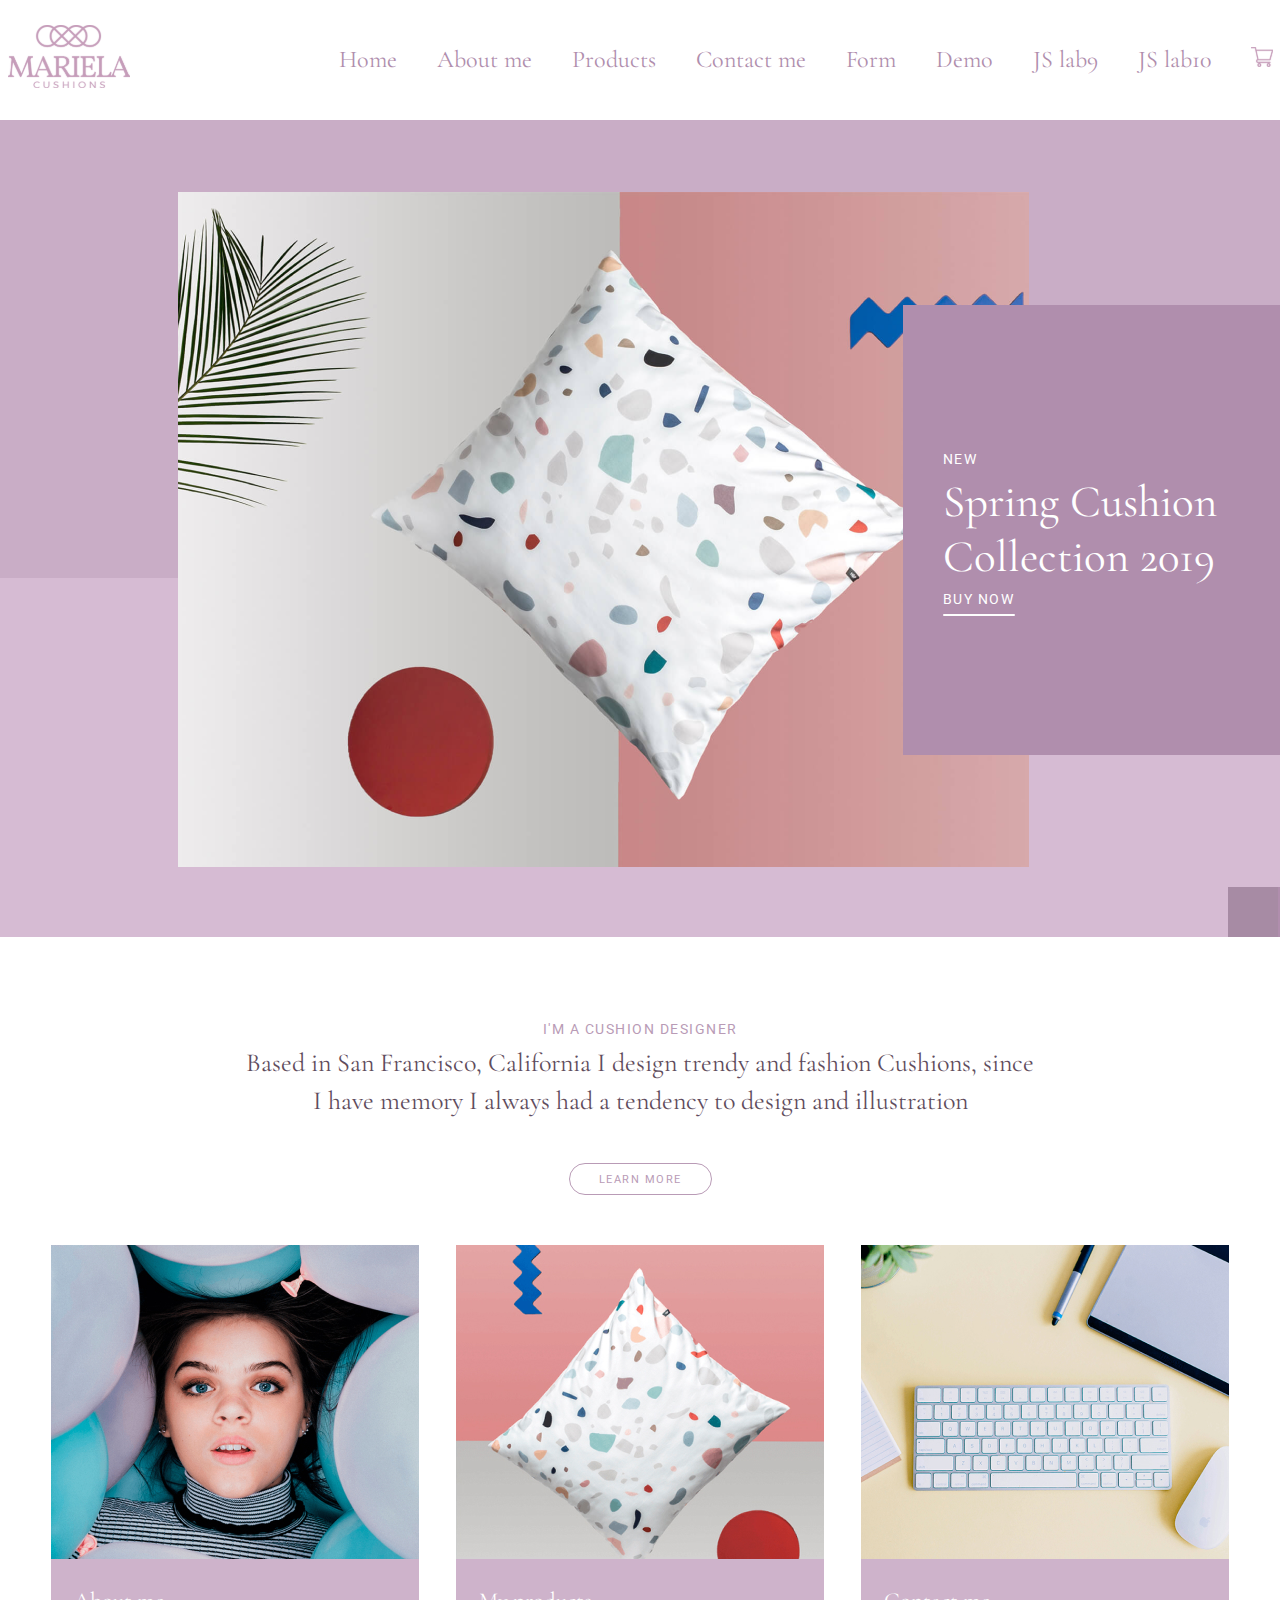
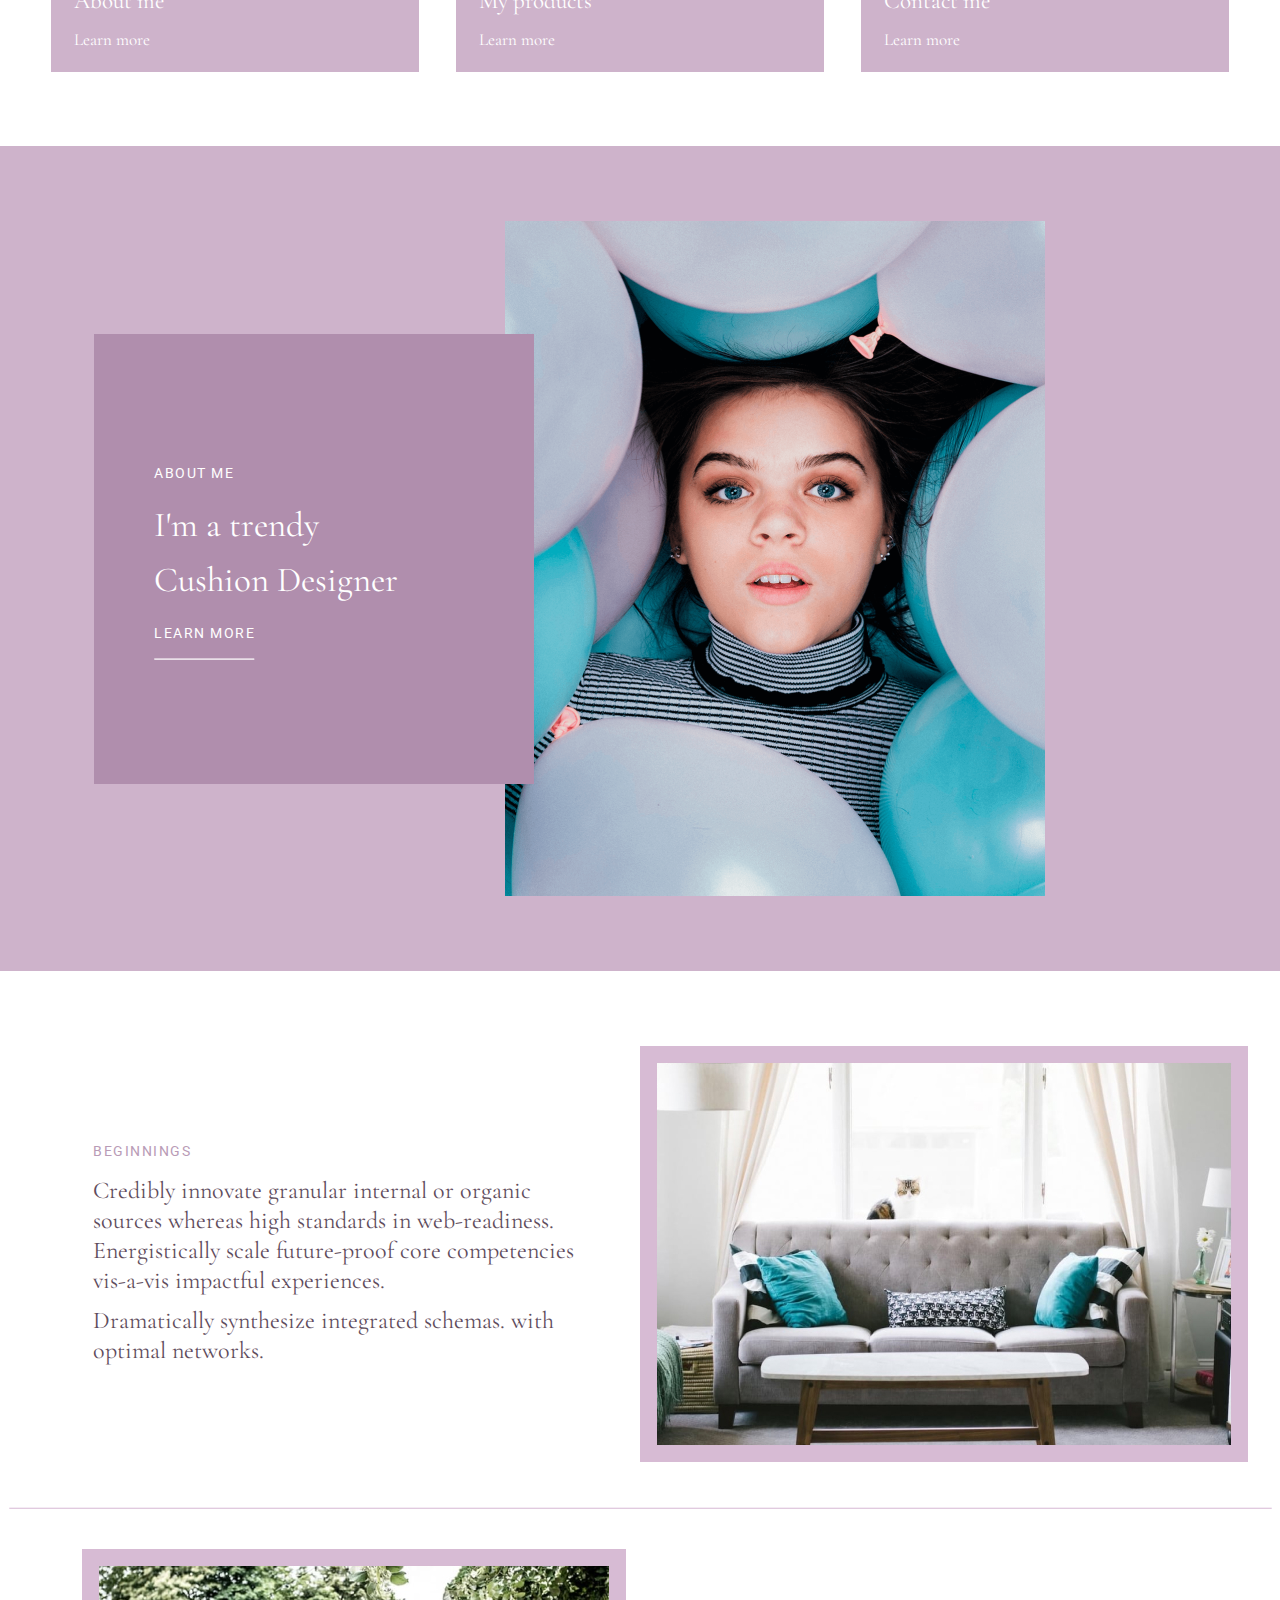
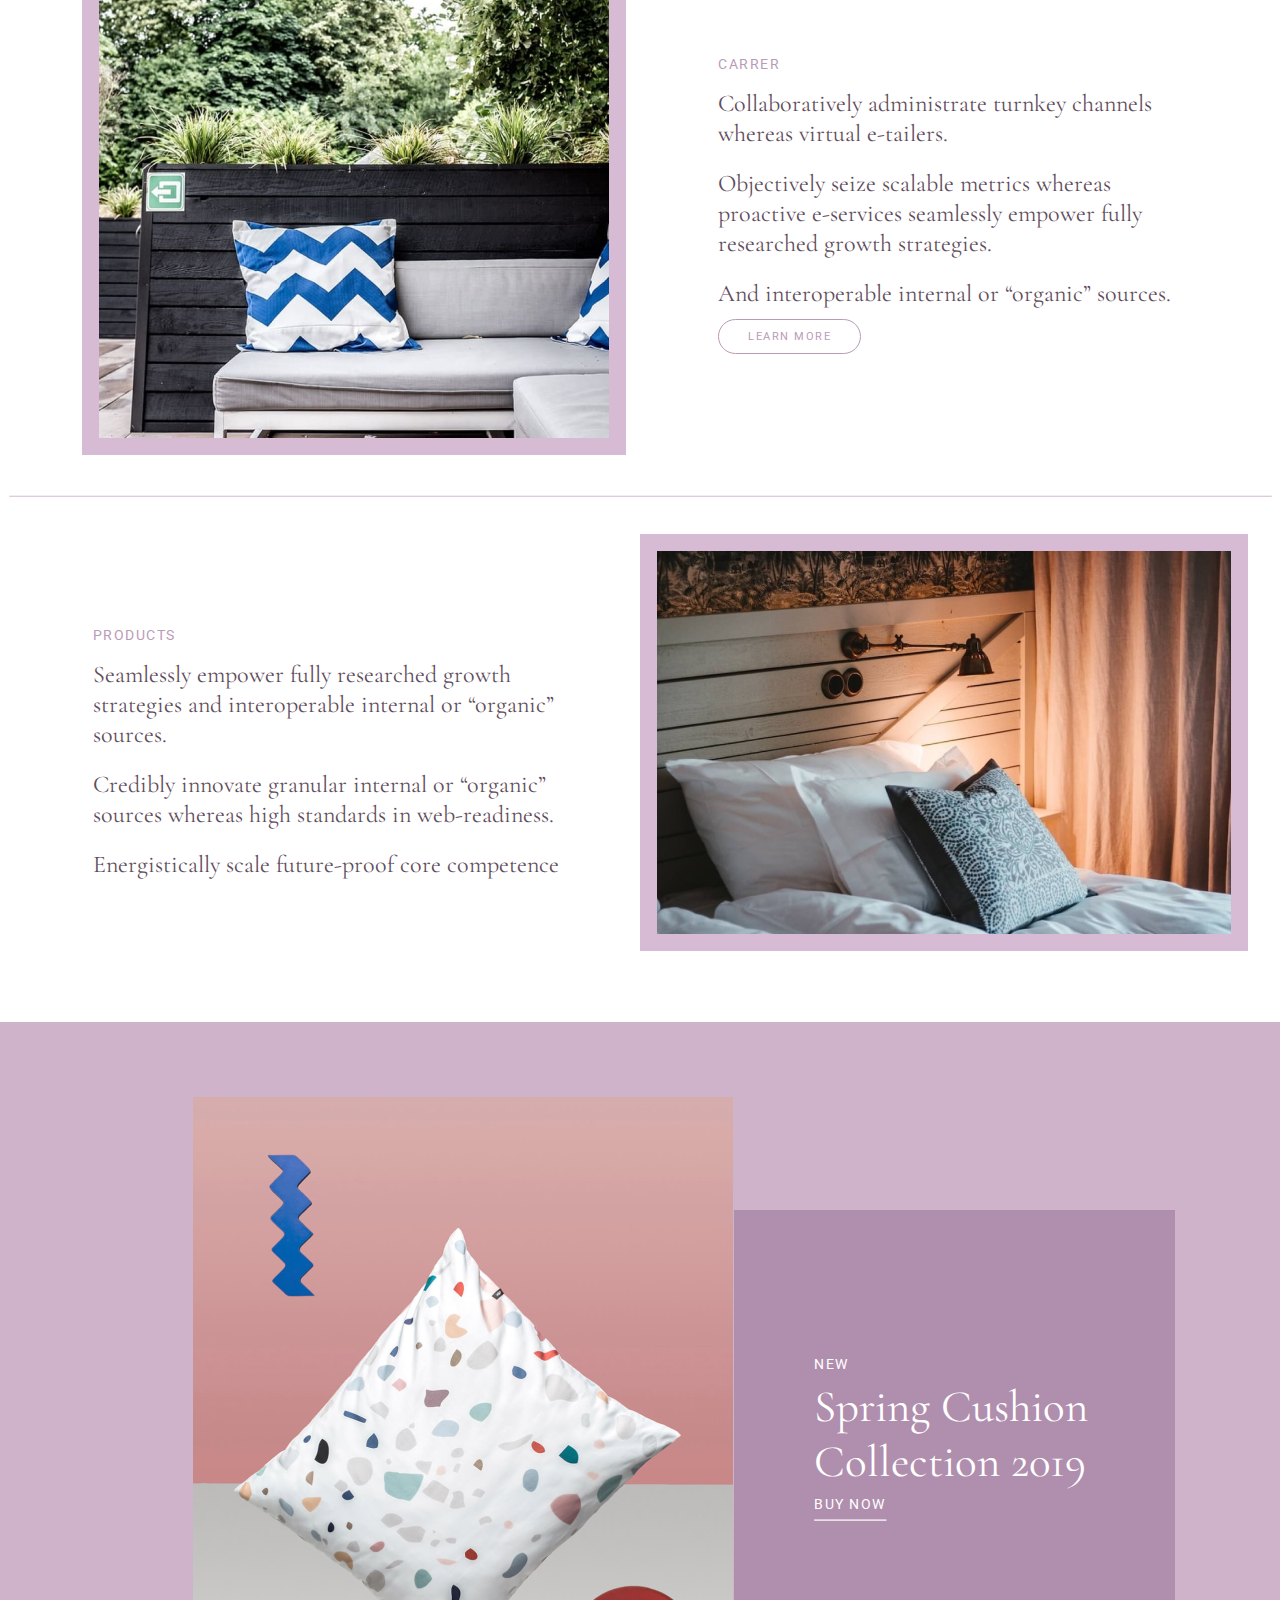
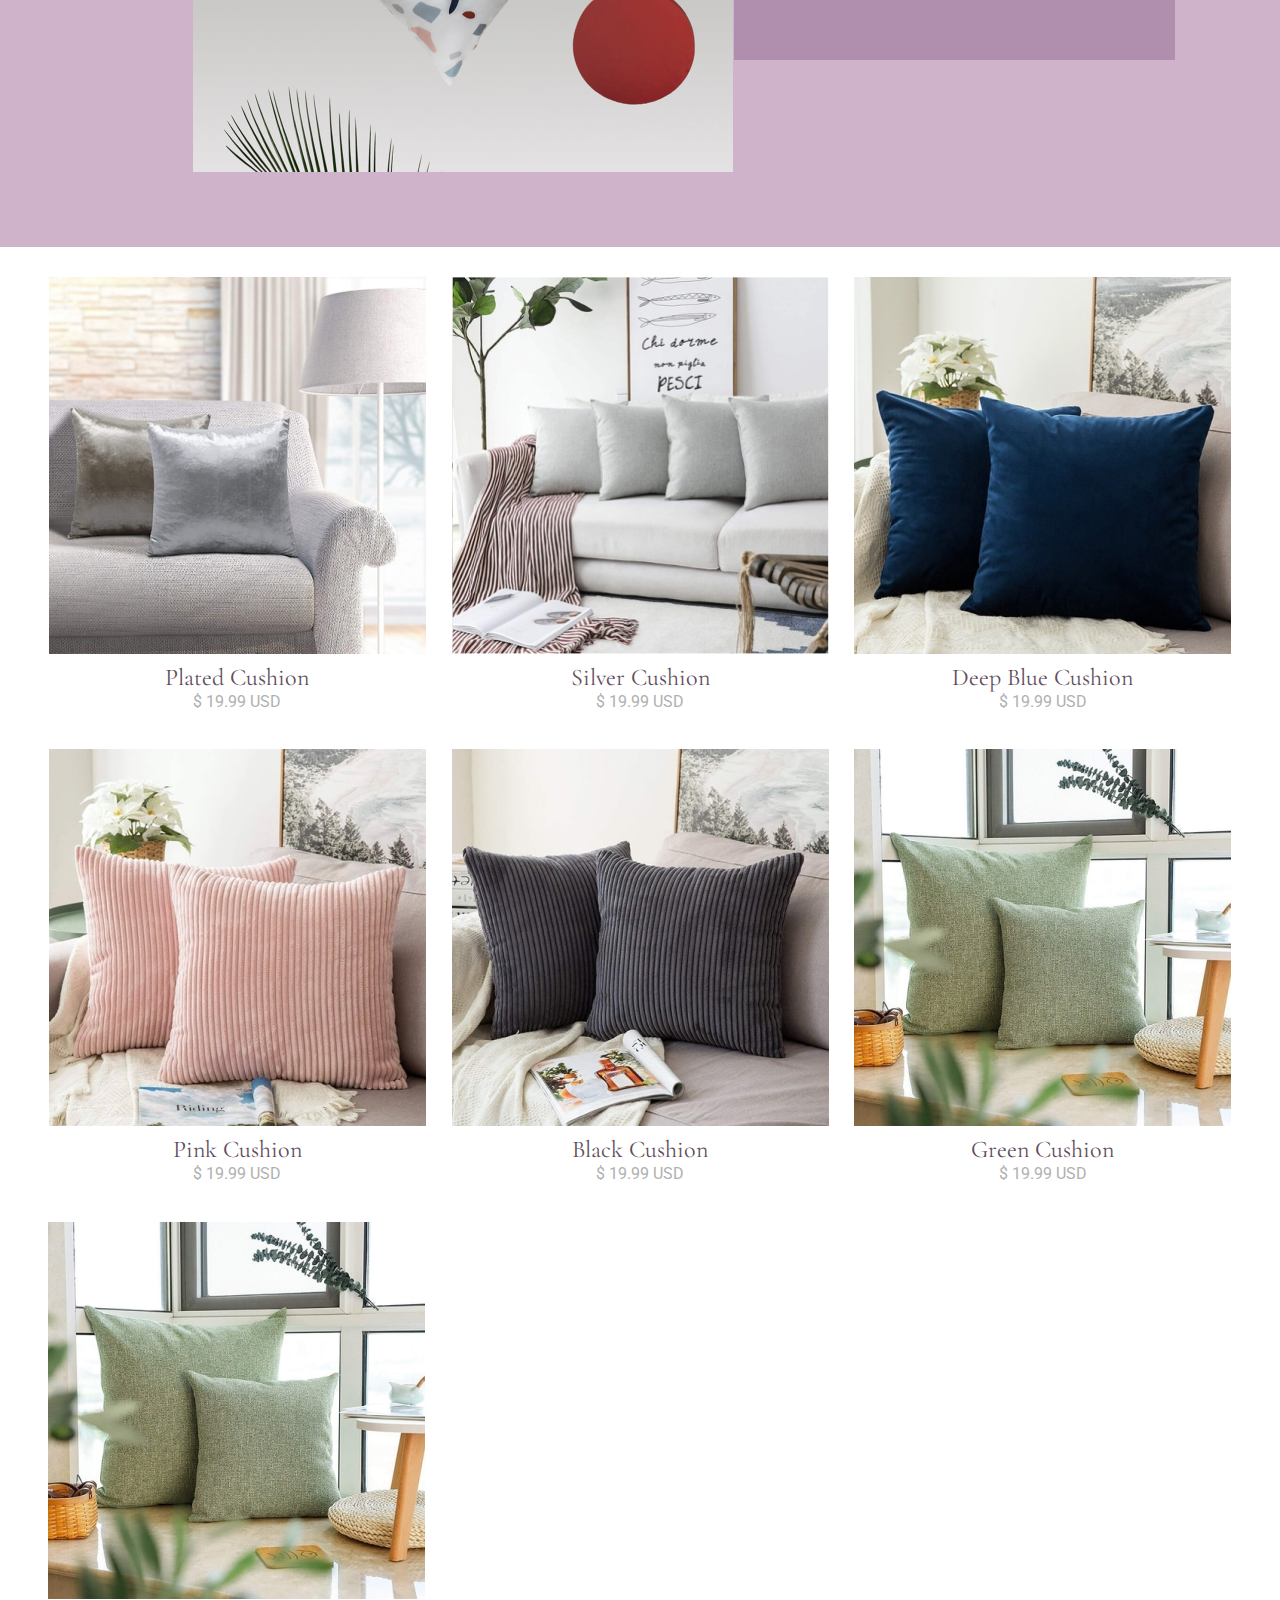
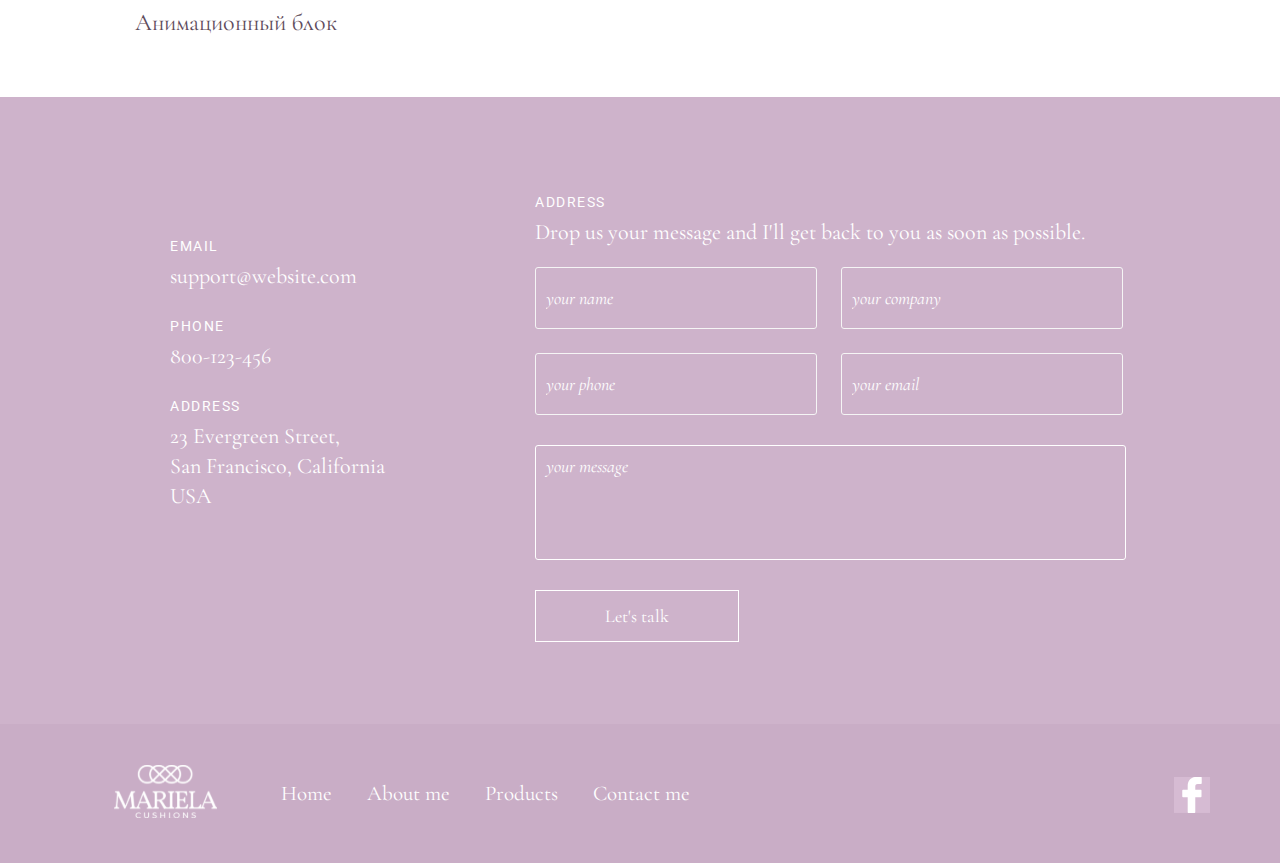
<file: html/index.html>
<!DOCTYPE html>
<html lang="en">

<head>
  <meta charset="UTF-8">
  <meta http-equiv="X-UA-Compatible" content="IE=edge">
  <meta name="viewport" content="width=device-width, initial-scale=1.0">
  <link rel="stylesheet" href="../css/style.css">
  <link rel="stylesheet" href="../css/after_section4.css">
  <title>Mariela</title>
</head>

<body>
  <header>
    <a href="/"><img class="header__logo" src="../img/logo.svg" alt="Mariela"></a>
    <nav class="menu">
      <ul class="menu__list">
        <li class="menu__item">
          <a href="#home" class="menu__link"> Home</a>
        </li>
        <li class="menu__item">
          <a href="#about-me" class="menu__link">About me</a>
        </li>
        <li class="menu__item">
          <a href="#products" class="menu__link">Products</a>
        </li>
        <li class="menu__item">
          <a href="#contact-me" class="menu__link">Contact me</a>
        </li>
        <li class="menu__item">
          <a href="form.html" class="menu__link">Form</a>
        </li>
        <li class="menu__item">
          <a href="demo.html" class="menu__link">Demo</a>
        </li>
        <li class="menu__item">
          <a href="javaScript1.html" class="menu__link">JS lab9</a>
        </li>
        <li class="menu__item">
          <a href="javaScript2.html" class="menu__link">JS lab10</a>
        </li>
        <li class="menu__item">
          <a href="" class="menu__link"><img src="../img/sc.svg" alt="Shopping cart"></a>
        </li>
      </ul>
    </nav>
  </header>
  <main>
    <section class="section1" id="home">
      <div class="container">
        <h1 class="hidden">Mariela Advertising</h1>
        <div class="first_container">
          <div class="intro__block">
            <div class="intro__text">
              <p class="intro__subtitle">New</p>
              <h1 class="intro__title">Spring Cushion Collection 2019</h1>
              <a href="#" class="intro__button">Buy now</a>
              <img src="../img/Rectangle(1).svg" alt="Section1" class="intro__line">
            </div>
          </div>
        </div>
      </div>
    </section>
    <section class="section2" id="about-me">
      <div class="container">
        <h2 class="hidden">About me</h2>
        <div class="about-me__block">
          <div class="about-me__text">
            <h2 class="about-me__title">I'm a cushion designer</h2>
            <p class="about-me__text">Based in San Francisco, California I design trendy and fashion
              Cushions, since I have memory I always had a tendency to design and illustration</p>
            <a href="#" class="about-me__btn">learn more</a>
          </div>
          <ul class="about-me__photocards">
            <li class="card">
              <img src="../img/girl.jpg" alt="Girl" class="card__img">
              <p class="card__text">About me</p>
              <a href="#" class="card__link">Learn more</a>
            </li>
            <li class="card">
              <img src="../img/pillow2.jpg" alt="Pillow" class="card__img">
              <p class="card__text">My products</p>
              <a href="#" class="card__link">Learn more</a>
            </li>
            <li class="card">
              <img src="../img/keyboard.jpg" alt="Keyboard" class="card__img">
              <p class="card__text">Contact me</p>
              <a href="#" class="card__link">Learn more</a>
            </li>
          </ul>
        </div>
      </div>
    </section>
    <section class="section3">
      <div class="container">
        <h2 class="hidden">About me2</h2>
        <div class="abt-me-sec">
          <div class="abt-me-sec__text">
            <div class="abt-me-sec__block">
              <h2 class="abt-me-sec__title">about me</h2>
              <p class="abt-me-sec__subtitle">I'm a trendy <br> Cushion Designer</p>
              <a href="#" class="abt-me-sec__button">learn more</a>
              <img src="../img/Rectangleline.png" alt="Section3" class="abt-me-sec__line">
            </div>
          </div>
        </div>
      </div>
    </section>
    <section class="section4">
      <div class="container">
        <h2 class="hidden">About my product</h2>
        <div class="collage__block">
          <div class="collage__fotos-1">
            <div class="collage__img-1"><img src="../img/living_room.jpg" alt="Living room"></div>
            <div class="collage__block__text-1">
              <h2 class="collage__title">beginnings</h2>
              <p class="collage__text">Credibly innovate granular internal or organic sources whereas high
                standards in web-readiness. Energistically scale future-proof core competencies vis-a-vis
                impactful experiences.</p>
              <p class="collage__text">Dramatically synthesize integrated schemas. with optimal networks.
              </p>
            </div>
          </div>
          <img src="../img/Rectangle.svg" alt="">
          <div class="collage__fotos-2">
            <div class="collage__img-2"><img src="../img/garden.jpg" alt="Garden"></div>
            <div class="collage__block__text-2">
              <p class="collage__title">carrer</p>
              <p class="collage__text">Collaboratively administrate turnkey channels whereas virtual
                e-tailers.</p>
              <p class="collage__text">Objectively seize scalable metrics whereas proactive e-services
                seamlessly empower fully researched growth strategies.</p>
              <p class="collage__text">And interoperable internal or “organic” sources.</p>
              <a href="#" class="collage__btn">learn more</a>
            </div>
          </div>
          <img src="../img/Rectangle.svg" alt="">
          <div class="collage__fotos-3">
            <div class="collage__img"><img src="../img/bed_room.jpg" alt="Bed room"></div>
            <div class="collage__block__text-3">
              <p class="collage__title">products</p>
              <p class="collage__text">Seamlessly empower fully researched growth strategies and
                interoperable internal or “organic” sources.</p>
              <p class="collage__text">Credibly innovate granular internal or “organic” sources whereas
                high standards in web-readiness.</p>
              <p class="collage__text">Energistically scale future-proof core competence</p>
            </div>
          </div>
        </div>
      </div>
    </section>
    <section class="section5">
      <div class="container">
        <div class="intr_big__block">
          <div class="intr_big__block__text">
            <div class="intr_big__paragraph">
              <p class="intr_big__subtitle">New</p>
              <h2 class="intr_big__title">Spring Cushion Collection 2019</h2>
              <a href="#" class="intr_big__link">Buy now</a>
              <img src="../img/Rectangleline.png" alt="Section5" class="intr_big__line">
            </div>
          </div>
        </div>
      </div>
    </section>
    <section class="section6" id="products">
      <div class="container">
        <div>
          <ul class="pillow_collage__block">
            <li class="pillow_collage__fotos">
              <img src="../img/plated.jpg" alt="Plated Cushion" class="pillow_collage__img">
              <a href="#" class="pillow_collage__name">Plated Cushion</a>
              <p class="pillow_collage__text">$ 19.99 USD</p>
            </li>
            <li class="pillow_collage__fotos">
              <img src="../img/silver.jpg" alt="Silver Cushion" class="pillow_collage__img">
              <a href="#" class="pillow_collage__name">Silver Cushion</a>
              <p class="pillow_collage__text">$ 19.99 USD</p>
            </li>
            <li class="pillow_collage__fotos">
              <img src="../img/blue.jpg" alt="Deep Blue Cushion" class="pillow_collage__img">
              <a href="#" class="pillow_collage__name">Deep Blue Cushion</a>
              <p class="pillow_collage__text">$ 19.99 USD</p>
            </li>
            <li class="pillow_collage__fotos">
              <img src="../img/pink.jpg" alt="Pink Cushion" class="pillow_collage__img">
              <a href="#" class="pillow_collage__name">Pink Cushion</a>
              <p class="pillow_collage__text">$ 19.99 USD</p>
            </li>
            <li class="pillow_collage__fotos">
              <img src="../img/black.jpg" alt="Black Cushion" class="pillow_collage__img">
              <a href="#" class="pillow_collage__name">Black Cushion</a>
              <p class="pillow_collage__text">$ 19.99 USD</p>
            </li>
            <li class="pillow_collage__fotos">
              <img src="../img/green.jpg" alt="Green Cushion" class="pillow_collage__img">
              <a href="#" class="pillow_collage__name">Green Cushion</a>
              <p class="pillow_collage__text">$ 19.99 USD</p>
            </li>
            <div class="animation_block">
              <li class="pillow_collage__fotos">
                <img src="../img/green.jpg" alt="Green Cushion" class="pillow_collage__img">
                <p class="pillow_collage__name">Анимационный блок</p>
              </li>
            </div>
          </ul>
        </div>
      </div>
    </section>
    <section id="contact-me">
      <div class="container">
        <h2 class="hidden">Connection</h2>
        <div class="contact">
          <div class="info">
            <p class="info__title">email</p>
            <a href="mailto:support@website.com" class="info__subtitle">support@website.com</a>
            <p class="info__title">phone</p>
            <a href="tel:800-123-456" class="info__subtitle">800-123-456</a>
            <p class="info__title">address</p>
            <a class="info__subtitle" href="https://goo.su/ji4U">23 Evergreen Street, <br> San Francisco, California
              <br>
              USA</a>
          </div>
          <form class="address">
            <p class="info__title">Address</p>
            <p class="info__subtitle1">Drop us your message and I'll get back to you as soon as possible.</p>
            <div class="address__input-flex">
              <input type="text" placeholder="your name" class="address__input">
              <input type="text" placeholder="your company" class="address__input">
              <input type="tel" placeholder="your phone" class="address__input">
              <input type="email" placeholder="your email" class="address__input">
            </div>
            <textarea class="address__textarea" placeholder="your message"></textarea>
            <button type="button" class="info__button">Let's talk</button>
          </form>
        </div>
      </div>
    </section>
  </main>

  <footer>
    <div class="footer">
      <div class="footer__menu">
        <a href="#" class="footer__logo">
          <img src="../img/logo2.svg" alt="Mariela">
        </a>
        <ul class="footer__menu__list">
          <li class="footer__menu__item">
            <a href="#home" class="footer__menu__link">Home</a>
          </li>
          <li class="footer__menu__item">
            <a href="#about-me" class="footer__menu__link">About me</a>
          </li>
          <li class="footer__menu__item">
            <a href="#products" class="footer__menu__link">Products</a>
          </li>
          <li class="footer__menu__item">
            <a href="#contact-me" class="footer__menu__link">Contact me</a>
          </li>
        </ul>
      </div>
      <div class="footer__facebook">
        <a href="https://www.facebook.com/"><img src="../img/IMAGE(1).svg" alt="Facebook"></a>
      </div>
    </div>
  </footer>
</body>

</html>
</file>
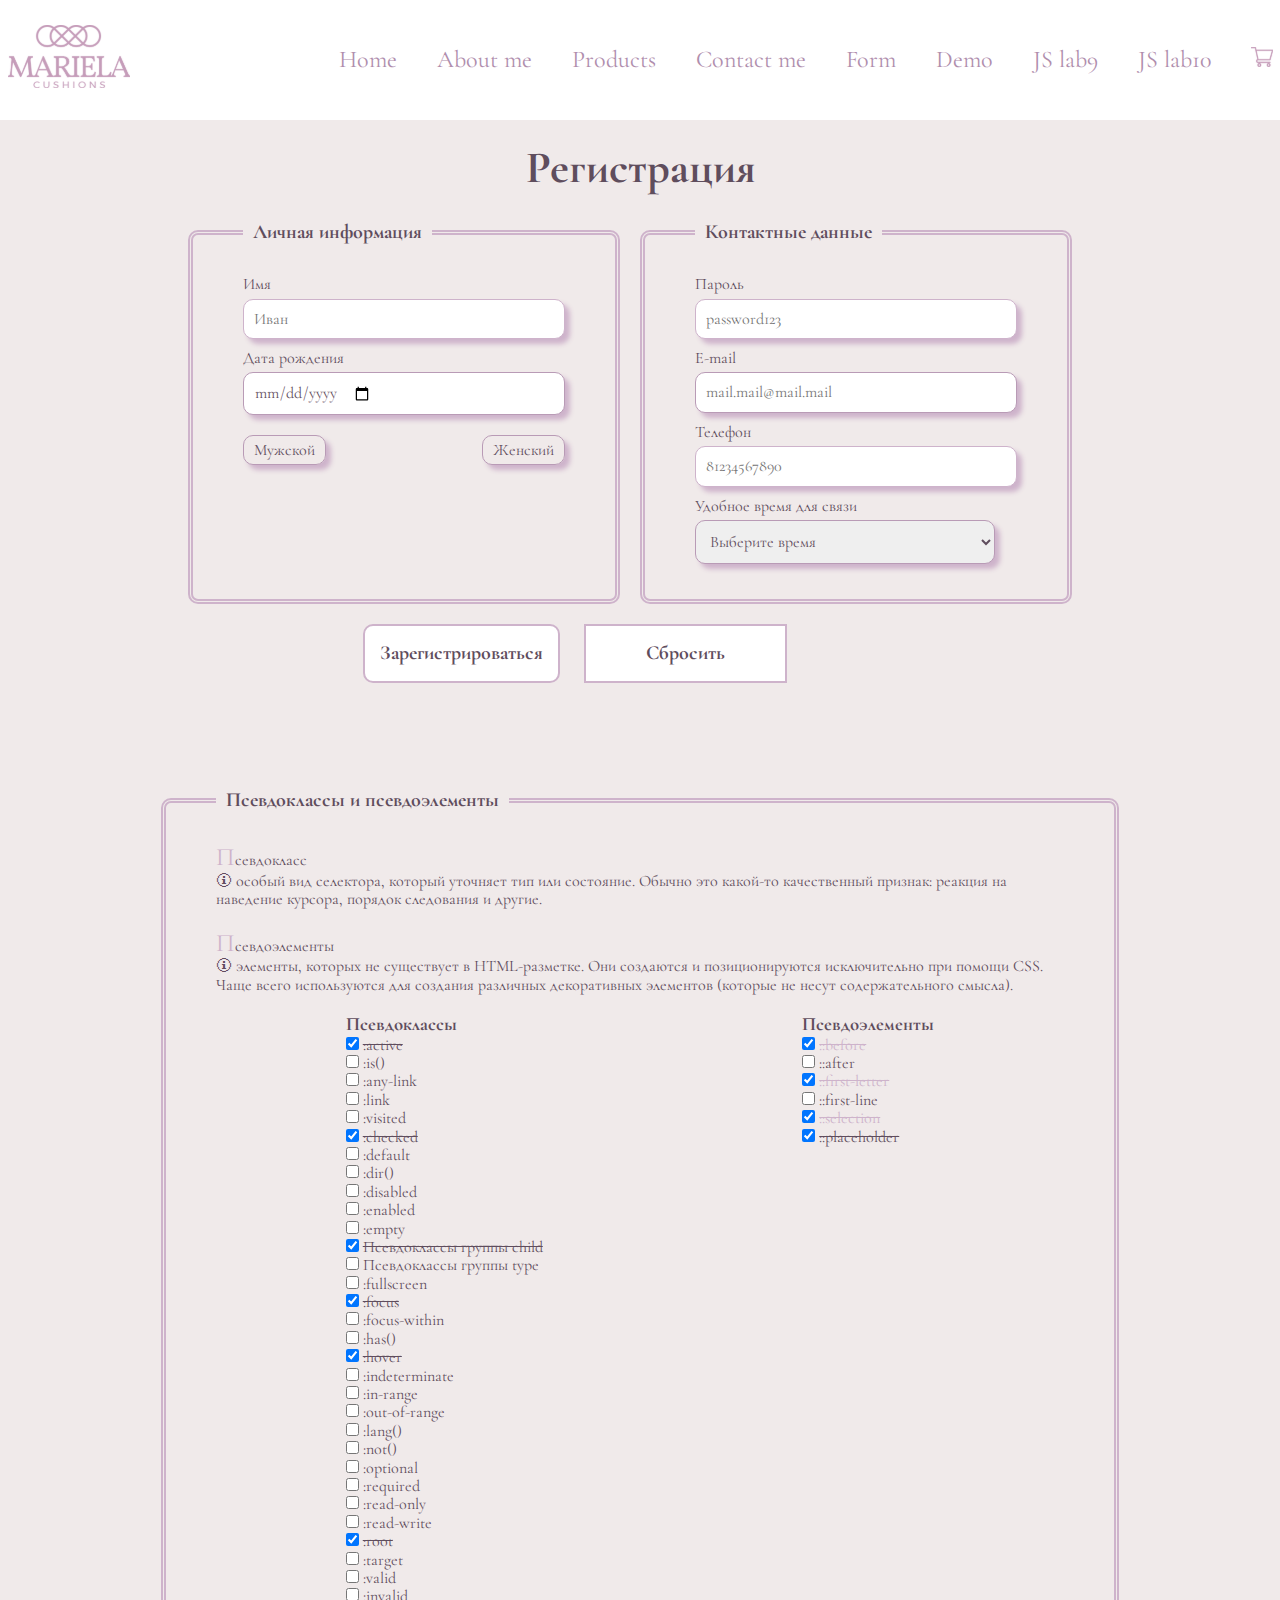
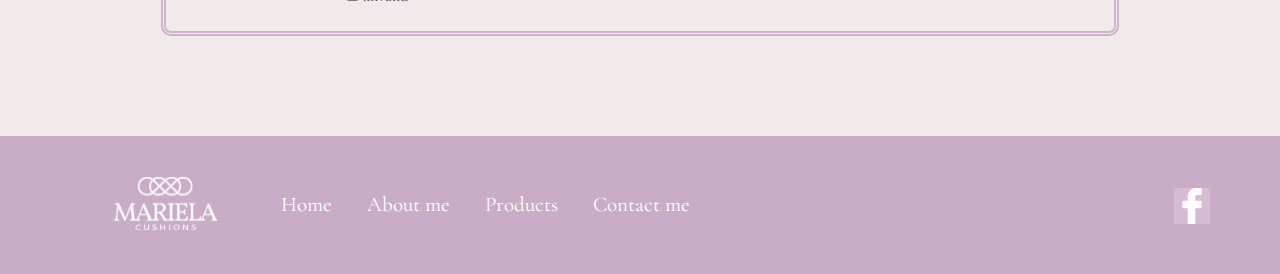
<file: html/form.html>
<!DOCTYPE html>
<html lang="ru">

<head>
    <meta charset="UTF-8">
    <meta http-equiv="X-UA-Compatible" content="IE=edge">
    <meta name="viewport" content="width=device-width, initial-scale=1.0">
    <link rel="stylesheet" href="../css/normalize.css">
    <link rel="stylesheet" href="../css/style.css">
    <link rel="stylesheet" href="../css/after_section4.css">
    <link rel="stylesheet" href="../css/form.css">
    <title>Mariela</title>
</head>

<body>
    <header>
        <a href="index.html"><img class="header__logo" src="../img/logo.svg" alt="Mariela"></a>
        <nav class="menu">
            <ul class="menu__list">
                <li class="menu__item">
                    <a href="#home" class="menu__link"> Home</a>
                </li>
                <li class="menu__item">
                    <a href="#about-me" class="menu__link">About me</a>
                </li>
                <li class="menu__item">
                    <a href="#products" class="menu__link">Products</a>
                </li>
                <li class="menu__item">
                    <a href="#contact-me" class="menu__link">Contact me</a>
                </li>
                <li class="menu__item">
                    <a href="form.html" class="menu__link">Form</a>
                </li>
                <li class="menu__item">
                    <a href="demo.html" class="menu__link">Demo</a>
                </li>
                <li class="menu__item">
                    <a href="javaScript1.html" class="menu__link">JS lab9</a>
                </li>
                <li class="menu__item">
                    <a href="javaScript2.html" class="menu__link">JS lab10</a>
                </li>
                <li class="menu__item">
                    <a href="" class="menu__link"><img src="../img/sc.svg" alt="Shopping cart"></a>
                </li>
            </ul>
        </nav>
    </header>
    <main>
        <section class="form">
            <div class="container">
                <h1 class="zagform">Регистрация</h1>
                <form class="registr" action="http://httpbin.org/post" method="post">
                    <div class="osnforma">
                        <fieldset class="form1">
                            <legend class="podzagform">Личная информация</legend>
                            <label class="label">
                                <input class="pole_inp" type="text" id="inp_name" name="user_name" placeholder="Иван"
                                    required>
                                <span>Имя</span>
                            </label>
                            <label class="label">
                                <input class="pole_inp" type="date" id="inp_bday" name="user_bday"
                                    placeholder="04.06.2002">
                                <span>Дата рождения</span>
                            </label>
                            <div class="gender">
                                <input class="radio" type="radio" id="inp_gender1" name="user_gender"
                                    placeholder="Ваш пол" value="Man"> <label for="inp_gender1">Мужской</label>
                                <input class="radio" type="radio" id="inp_gender2" name="user_gender"
                                    placeholder="Ваш пол" value="Woman"><label for="inp_gender2">Женский</label>
                            </div>
                        </fieldset>
                        <fieldset class="form1">
                            <legend class="podzagform">Контактные данные</legend>
                            <label class="label">
                                <input class="pole_inp" type="password" id="inp_password" name="user_password"
                                    placeholder="password123" required>
                                <span>Пароль</span>
                            </label>
                            <label class="label">
                                <input class="pole_inp" type="email" id="inp_email" name="user_email"
                                    placeholder="mail.mail@mail.mail">
                                <span>E-mail</span>
                            </label>
                            <label class="label">
                                <input class="pole_inp" type="tel" id="inp_phone" name="user_phone"
                                    placeholder="81234567890" pattern="[0-9]{1}[0-9]{3}[0-9]{3}[0-9]{4}" required>
                                <span>Телефон</span>
                            </label>
                            <label class="label">
                                <select class="pole_inp" name="user_time" id="inp_time">
                                    <option value="">Выберите время</option>
                                    <option value="morning">Утро (6:00-12:00)</option>
                                    <option value="day">День (12:00-18:00)</option>
                                    <option value="evening">Вечер(18:00-00:00)</option>
                                    <option value="night">Ночь (00:00-6:00)</option>
                                </select>
                                <span>Удобное время для связи</span>
                            </label>
                        </fieldset>
                    </div>
                    <div class="buttonsform">
                        <button class="buttonform" type="submit">Зарегистрироваться</button>
                        <button class="buttonformreset" type="reset" disabled>Сбросить</button>
                    </div>
                </form>
                <form class="lab7" action="#" method="post">
                    <fieldset class="form2">
                        <legend class="podzagform">Псевдоклассы и псевдоэлементы</legend>
                        <dl>
                            <dt>Псевдокласс</dt>
                            <dd>
                                особый вид селектора, который уточняет тип или состояние. Обычно это какой-то
                                качественный признак: реакция на наведение курсора, порядок следования и другие.
                            </dd>
                        </dl>
                        <dl>
                            <dt>Псевдоэлементы</dt>
                            <dd>
                                элементы, которых не существует в HTML-разметке. Они создаются и позиционируются
                                исключительно при помощи CSS. Чаще всего используются для создания различных
                                декоративных элементов (которые не несут содержательного смысла).
                            </dd>
                        </dl>
                        <div class="checkboxes">
                            <ul class="check">
                                <li>
                                    <h3>Псевдоклассы</h3>
                                </li>
                                <li>
                                    <label>
                                        <input type="checkbox" name="pseudoclass" checked>
                                        <span>:active</span>
                                    </label>
                                </li>
                                <li>
                                    <label>
                                        <input type="checkbox" name="pseudoclass">
                                        <span>:is()</span>
                                    </label>
                                </li>
                                <li>
                                    <label>
                                        <input type="checkbox" name="pseudoclass">
                                        <span>:any-link</span>
                                    </label>
                                </li>
                                <li>
                                    <label>
                                        <input type="checkbox" name="pseudoclass">
                                        <span>:link</span>
                                    </label>
                                </li>
                                <li>
                                    <label>
                                        <input type="checkbox" name="pseudoclass">
                                        <span>:visited</span>
                                    </label>
                                </li>
                                <li>
                                    <label>
                                        <input type="checkbox" name="pseudoclass" checked>
                                        <span>:checked</span>
                                    </label>
                                </li>
                                <li>
                                    <label>
                                        <input type="checkbox" name="pseudoclass">
                                        <span>:default</span>
                                    </label>
                                </li>
                                <li>
                                    <label>
                                        <input type="checkbox" name="pseudoclass">
                                        <span>:dir()</span>
                                    </label>
                                </li>
                                <li>
                                    <label>
                                        <input type="checkbox" name="pseudoclass">
                                        <span>:disabled</span>
                                    </label>
                                </li>
                                <li>
                                    <label>
                                        <input type="checkbox" name="pseudoclass">
                                        <span>:enabled</span>
                                    </label>
                                </li>
                                <li>
                                    <label>
                                        <input type="checkbox" name="pseudoclass">
                                        <span>:empty</span>
                                    </label>
                                </li>
                                <li>
                                    <label>
                                        <input type="checkbox" name="pseudoclass" checked>
                                        <span>Псевдоклассы группы child</span>
                                    </label>
                                </li>
                                <li>
                                    <label>
                                        <input type="checkbox" name="pseudoclass">
                                        <span>Псевдоклассы группы type</span>
                                    </label>
                                </li>
                                <li>
                                    <label>
                                        <input type="checkbox" name="pseudoclass">
                                        <span>:fullscreen</span>
                                    </label>
                                </li>
                                <li>
                                    <label>
                                        <input type="checkbox" name="pseudoclass" checked>
                                        <span>:focus</span>
                                    </label>
                                </li>
                                <li>
                                    <label>
                                        <input type="checkbox" name="pseudoclass">
                                        <span>:focus-within</span>
                                    </label>
                                </li>
                                <li>
                                    <label>
                                        <input type="checkbox" name="pseudoclass">
                                        <span>:has()</span>
                                    </label>
                                </li>
                                <li>
                                    <label>
                                        <input type="checkbox" name="pseudoclass" checked>
                                        <span>:hover</span>
                                    </label>
                                </li>
                                <li>
                                    <label>
                                        <input type="checkbox" name="pseudoclass">
                                        <span>:indeterminate</span>
                                    </label>
                                </li>
                                <li>
                                    <label>
                                        <input type="checkbox" name="pseudoclass">
                                        <span>:in-range</span>
                                    </label>
                                </li>
                                <li>
                                    <label>
                                        <input type="checkbox" name="pseudoclass">
                                        <span>:out-of-range</span>
                                    </label>
                                </li>
                                <li>
                                    <label>
                                        <input type="checkbox" name="pseudoclass">
                                        <span>:lang()</span>
                                    </label>
                                </li>
                                <li>
                                    <label>
                                        <input type="checkbox" name="pseudoclass">
                                        <span>:not()</span>
                                    </label>
                                </li>
                                <li>
                                    <label>
                                        <input type="checkbox" name="pseudoclass">
                                        <span>:optional</span>
                                    </label>
                                </li>
                                <li>
                                    <label>
                                        <input type="checkbox" name="pseudoclass">
                                        <span>:required</span>
                                    </label>
                                </li>
                                <li>
                                    <label>
                                        <input type="checkbox" name="pseudoclass">
                                        <span>:read-only</span>
                                    </label>
                                </li>
                                <li>
                                    <label>
                                        <input type="checkbox" name="pseudoclass">
                                        <span>:read-write</span>
                                    </label>
                                </li>
                                <li>
                                    <label>
                                        <input type="checkbox" name="pseudoclass" checked>
                                        <span>:root</span>
                                    </label>
                                </li>
                                <li>
                                    <label>
                                        <input type="checkbox" name="pseudoclass">
                                        <span>:target</span>
                                    </label>
                                </li>
                                <li>
                                    <label>
                                        <input type="checkbox" name="pseudoclass">
                                        <span>:valid</span>
                                    </label>
                                </li>
                                <li>
                                    <label>
                                        <input type="checkbox" name="pseudoclass">
                                        <span>:invalid</span>
                                    </label>
                                </li>
                            </ul>
                            <ul class="checkelem">
                                <li>
                                    <h3>Псевдоэлементы</h3>
                                </li>
                                <li>
                                    <label>
                                        <input type="checkbox" name="pseudoelem" checked>
                                        <span>::before</span>
                                    </label>
                                </li>
                                <li>
                                    <label>
                                        <input type="checkbox" name="pseudoelem">
                                        <span>::after</span>
                                    </label>
                                </li>
                                <li>
                                    <label>
                                        <input type="checkbox" name="pseudoelem" checked>
                                        <span>::first-letter</span>
                                    </label>
                                </li>
                                <li>
                                    <label>
                                        <input type="checkbox" name="pseudoelem">
                                        <span>::first-line</span>
                                    </label>
                                </li>
                                <li>
                                    <label>
                                        <input type="checkbox" name="pseudoelem" checked>
                                        <span>::selection</span>
                                    </label>
                                </li>
                                <li>
                                    <label>
                                        <input type="checkbox" name="pseudoelem" checked>
                                        <span>::placeholder</span>
                                    </label>
                                </li>
                            </ul>
                        </div>
                    </fieldset>
                </form>
            </div>
        </section>
    </main>


    <footer>
        <div class="footer">
            <div class="footer__menu">
                <a href="#" class="footer__logo">
                    <img src="../img/logo2.svg" alt="Mariela">
                </a>
                <ul class="footer__menu__list">
                    <li class="footer__menu__item">
                        <a href="#home" class="footer__menu__link">Home</a>
                    </li>
                    <li class="footer__menu__item">
                        <a href="#about-me" class="footer__menu__link">About me</a>
                    </li>
                    <li class="footer__menu__item">
                        <a href="#products" class="footer__menu__link">Products</a>
                    </li>
                    <li class="footer__menu__item">
                        <a href="#contact-me" class="footer__menu__link">Contact me</a>
                    </li>
                </ul>
            </div>
            <div class="footer__facebook">
                <a href="https://www.facebook.com/"><img src="../img/IMAGE(1).svg" alt="Facebook"></a>
            </div>
        </div>
    </footer>
</body>

</html>
</file>
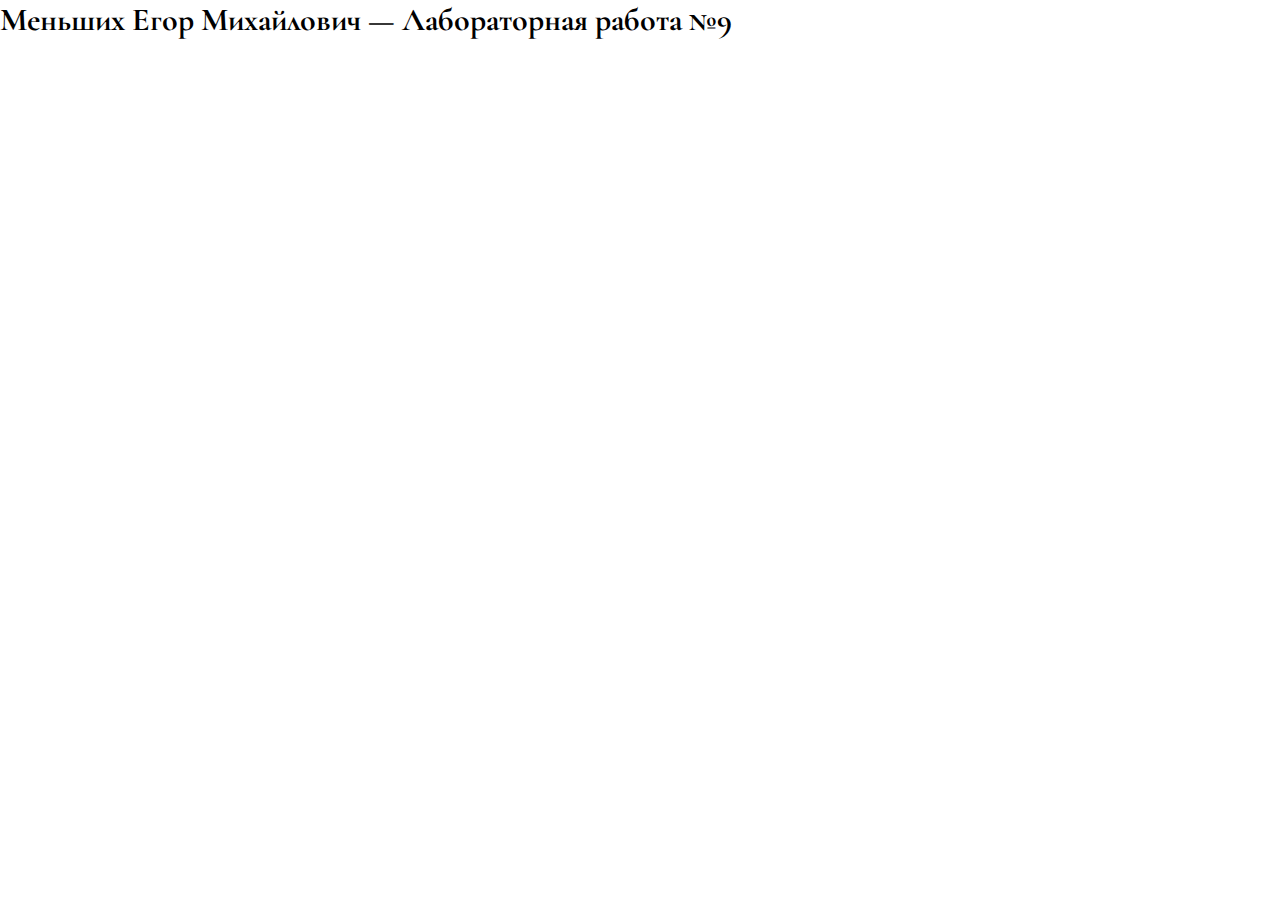
<file: html/javaScript1.html>
<!DOCTYPE html>
<html lang="en">

<head>
    <meta charset="UTF-8">
    <meta http-equiv="X-UA-Compatible" content="IE=edge">
    <meta name="viewport" content="width=device-width, initial-scale=1.0">
    <link rel="stylesheet" href="../css/style.css">
    <link rel="stylesheet" href="../css/after_section4.css">
    <title>Mariela</title>
</head>

<body>
    <h1>Меньших Егор Михайлович — Лабораторная работа №9</h1>

    <script>

        function speed(number, type) {
            if (!number || !type) {
                console.error('Ошибка');
            }
            if (type === 'kmh') {
                return console.log(`${ number } km / h  соответствует ${ number / 3.6} m / s`);
        }
        if (type === 'ms') {
            return console.log(`${ number } m / s соответствует ${ number * 3.6} km / h`);
        }
        }

        function triangle(a, b, c) {
            if ((a + b) > c && (a + c) > b && (c + b) > a) {
                const P = a + b + c;
                const S = (0.5 * (a * b)) * Math.sqrt(c);

                return console.log(`Треугольник существует \nПериметр = ${ P } \nПлощадь = ${ S }`);

            } else {
                console.log('Такой треугольник не существует')
            };
        }

        function fizzBuzz() {

            result = prompt('Введите кол-во циклов');
            while (result.replace(/\d/g, '').length || result.trim(' ') === "") {
                result = prompt('Пожалуйста, укажите число в цифрах');
            }

            while (result > 0) {
                if (result % 5 === 0) {
                    console.log('fizz buzz');
                    result -= 1;
                    continue
                }
                if (result % 2 === 0) {
                    console.log('buzz');
                    result -= 1;
                    continue
                }
                else {
                    console.log('fizz');
                    result -= 1;
                    continue
                }
            }
        }


        function newYearTree() {
            for (let i = 0; i <= 12; i++) {
                if (i == 0) {
                    console.log('>');
                    continue
                }
                if (i === 12) {
                    console.log('||');
                    break
                }
                if (i % 2 === 0) {
                    console.log("#".repeat(i));
                    continue
                }
                else {
                    console.log("*".repeat(i));
                    continue
                }
            }
        }

        function guessNumber() {

            result = prompt('Введите предпологаемое число');
            const num = 2;

            while (true) {

                if (result.replace(/\d/g, '').length || result.trim(' ') === "") {
                    result = prompt('Пожалуйста, укажите число в цифрах');
                    continue
                }

                if (result <= num) {
                    result = prompt('Ваше число меньше');
                    continue
                } else if (result >= num) {
                    result = prompt('Ваше число больше');
                } else {
                    return alert(`Ответ - ${ num }`);
                }

            }
        }

        function divide(n, x, y) {
            4
            return console.log(`n = ${ n }, x = ${ x }, y = ${ y } => ${(n % x === 0 && n % y === 0)}`);
        }

        function quarters(x) {
            if (x >= 13 || x <= 0) {
                return console.log('Всего 12 месяцев');
            }

            if (x == 1 || x <= 3) {
                return console.log(`месяц ${ x } => 1 квартал`);
            }
            if (x == 4 || x <= 6) {
                return console.log(`месяц ${ x } => 2 квартал`);
            }
            if (x == 7 || x <= 7) {
                return console.log(`месяц ${ x } => 3 квартал`);
            }
            if (x == 10 || x <= 12) {
                return console.log(`месяц ${ x } => 4 квартал`);
            }

        }

    </script>
</body>

</html>
</file>
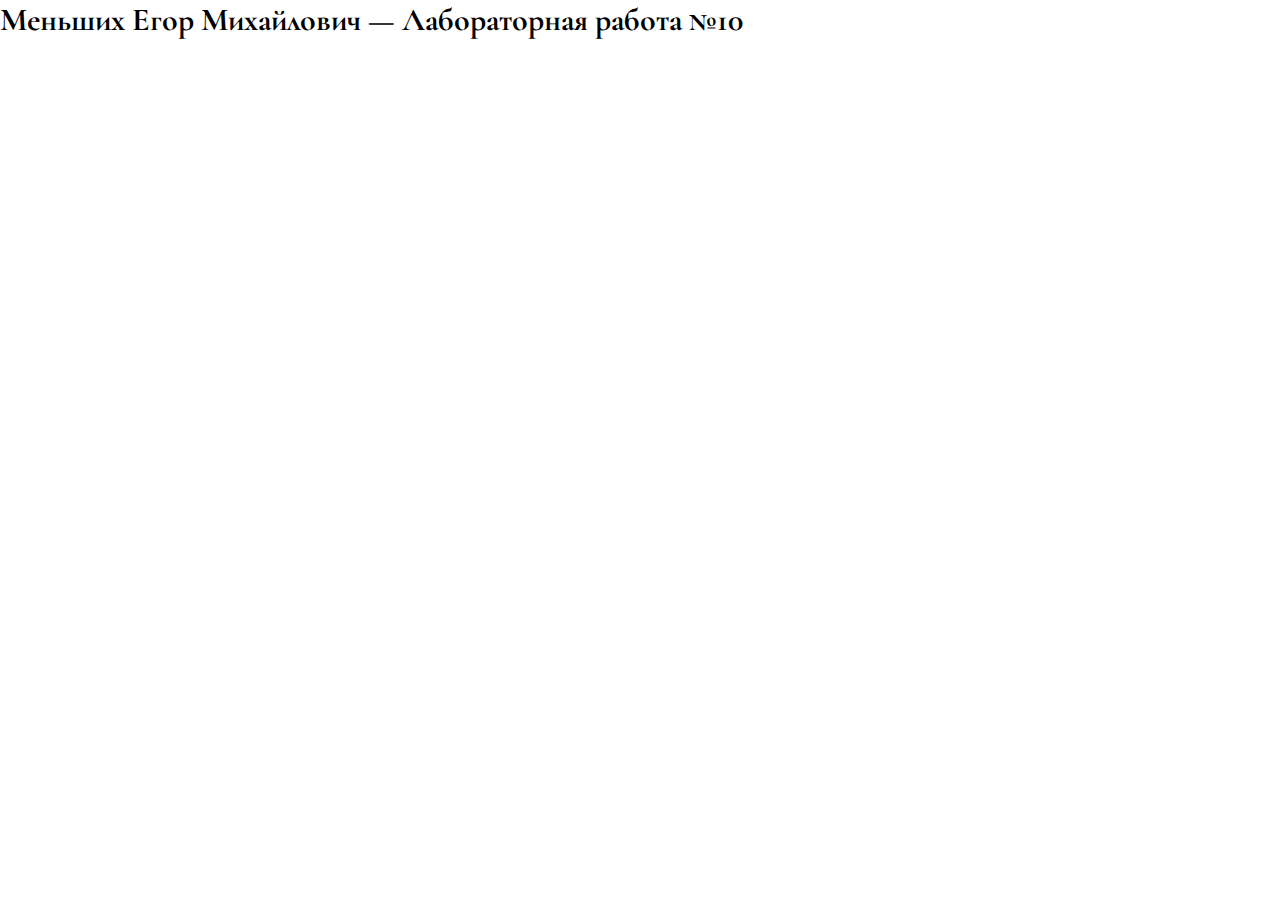
<file: html/javaScript2.html>
<!DOCTYPE html>
<html lang="en">

<head>
    <meta charset="UTF-8">
    <meta http-equiv="X-UA-Compatible" content="IE=edge">
    <meta name="viewport" content="width=device-width, initial-scale=1.0">
    <link rel="stylesheet" href="../css/style.css">
    <link rel="stylesheet" href="../css/after_section4.css">
    <title>Mariela</title>
</head>

<body>
    <h1>Меньших Егор Михайлович — Лабораторная работа №10</h1>
    <script>
        console.log('Задание 1');
        function convertSpeed(num, units) {
            if (units === 'toMS') {
                return console.log(`'${num / 3.6} м/с'`);
            } else if (units === 'toKMH') {
                return console.log(`'${num * 3.6} км/ч'`);
            }
        }

        convertSpeed(108, 'toMS');
        convertSpeed(20, 'toKMH');

        console.log('Задание 2');
        function absValue(number) {
            if (number >= 0) {
                return console.log(number);
            } else {
                return console.log(-number);
            }
        }

        absValue(20);
        absValue(-15);
        absValue(0);

        console.log('Задание 3');
        let student = {
            group: '201',
            last_name: 'Иванов',
            first_name: 'Иван',
        };

        let keys = '';
        for (let key in student) {
            keys += `${key}, `;
        }
        console.log(`Список свойств: ${keys.substring(0, keys.length - 2)}`);
        console.log(`Студент ${student.first_name} ${student.last_name} учится в ${student.group} группе`);

        console.log('Задание 4');
        function randomNumber(min, max) {
            const number = min + Math.random() * (max + 1 - min);
            return Math.floor(number);
        }
        console.log(randomNumber(1, 10));
        console.log(randomNumber(-5, 5));

        console.log('Задание 5');
        function sampleArray(arr, count) {
            let new_array = [];
            for (let i = 0; i < count; i++) {
                new_array.push(arr[randomNumber(0, arr.length)]);
            }
            return new_array;
        }
        console.log(sampleArray([1, 2, 3, 4, 5, 6, 7, 8], 2));
    </script>
</body>
</file>
<file: css/style.css>
@import url('https://fonts.googleapis.com/css2?family=Cormorant+Garamond&family=Roboto&display=swap');

*{
    margin: 0px;
    padding: 0%;
}

*::selection{
    background-color: var(--text);
    color: var(--white);
}

body {
    font-family: 'Cormorant Garamond', serif;
    font-weight: 400;
}

a {
    text-decoration: none;
}


li {
    list-style: none;
}

img {
    width: 100%;
}

main {
    display: flex;
    justify-content: center;
    align-items: center;
    flex-direction: column;
}

:root {
    --primary-color: #B08EAD;
    --white: rgb(255,255,255);
    --head: #B99BB6;
    --text: #5F4D5D;
    --price: #B0B0B0;
    --background-color: #CEB3CB;
    --footer-color: #C9ADC6;
    --frame: #D6BBD3;
}

.hidden {
    display: none;
}

.container { 
    box-sizing: border-box; 
    max-width: 1920px; 
    width: 100%; 
    margin: auto; 
}

header {
    height: 120px;
    width: 1265px;
    margin: 0 auto;
    display: flex;
    justify-content: space-between;
    align-items: center;
    color: var(--primary-color);
    font-style: normal;
    font-size: 1.5em;
    line-height: 30px;
}

.menu__list {
    display: flex;
    gap: 40px;
}

.menu {
    display: flex;
    align-items: center;
}

.menu__link {
    color: var(--primary-color);
    text-decoration: none;
    font-style: normal;
    font-size: 24px;
    line-height: 30px;
    transition: 0.3s all;
}

.menu__link:hover {
    color: #e782de;
    font-size: 30px;
}

.menu__link:active {
    color: #9BBDCE;
    font-size: 30px;
}

.menu__link:focus {
    color: #2794CA;
    font-size: 30px;
}

.header__logo {
    width: 122px;
}

.section1{
    background-image: url(../img/bg-section1.png);
    background-repeat: no-repeat;
    height: 820px;
    margin: 0% auto;
    display: flex;
    align-items: center;
    justify-content: center;
}

.first_container {
    width: 1440px;
    display: flex;
    align-items: center;
    justify-content: center;
}

.intro__block {
    background-color: var(--primary-color);
    width: 425px;
    height: 450px;
    margin-left: 790px;
    display: flex;
    align-items: center;
}

.intro__text {
    margin-left: 40.25px;
    display: flex;
    justify-content: space-between;
    flex-direction: column;
}

.intro__subtitle {
    letter-spacing: 1.5px;
    text-transform: uppercase;
    font-family: 'Roboto', sans-serif;
    font-style: normal;
    font-size: 14px;
    line-height: 30px;
    color: var(--white);

}

.intro__title {
    color: var(--white);
    margin: 0;
    padding: 0;
    font-family: 'Cormorant Garamond';
    font-style: normal;
    font-weight: 400;
    font-size: 45px;
    line-height: 55px;
}

.intro__button {
    letter-spacing: 1.5px;
    text-transform: uppercase;
    font-family: 'Roboto', sans-serif;
    font-style: normal;
    font-size: 14px;
    line-height: 30px;
    color: var(--white);
}

.intro__button:hover {
    font-size: 20px;
    transition: 0.5s all;
}

.intro__button:active {
    transition: 0.5s all;
    color: #9BBDCE;
}

.intro__button:focus {
    transition: 0.5s all;
    color:  #2794CA;
}

.intro__line {
    width: 72px;
    height: 2px;
}

.section2 {
    height: 806px;
    margin: 0% auto;
    display: flex;
    align-items: center;
    justify-content: center;
}

.about-me__block {
    width: 1265px;
    display: flex;
    flex-direction: column;
    align-items: center;
    justify-content: center;
}

.about-me__text {
    width: 789.75px;
    height: 181px;
    display: flex;
    align-items: center;
    flex-direction: column;
    justify-content: space-between;
    font-family: 'Cormorant Garamond';
    font-style: normal;
    font-weight: 400;
    font-size: 26px;
    line-height: 38px;
}

.about-me__title {
    font-family: 'Roboto', sans-serif;
    font-style: normal;
    font-size: 14px;
    line-height: 30px;
    text-align: center;
    letter-spacing: 1.5px;
    text-transform: uppercase;
    color: var(--head);
    font-style: normal;
    font-weight: 400;
}

.about-me__text {
    font-style: normal;
    font-size: 26px;
    line-height: 38px;
    text-align: center;
    color: var(--text);
}

.about-me__btn {
    height: 45px;
    width: 141px;
    border: 1px solid var(--head);
    border-radius: 25px;
    display: flex;
    align-items: center;
    justify-content: center;
    font-family: 'Roboto';
    font-style: normal;
    font-weight: 400;
    font-size: 11px;
    line-height: 15px;
    text-align: center;
    letter-spacing: 1.5px;
    text-transform: uppercase;
    color: var(--head);
    text-decoration: none;
}

.about-me__btn:hover {
    padding: 5px;
    font-size: 20px;
    border-radius: 0px;
    border-color: #e782de;
    transition: 0.5s;
}

.about-me__btn:active {
    padding: 5px;
    font-size: 20px;
    border-radius: 0px;
    transition: 0.5s;
    background-color: var(--head);
    color: var(--white)
}

.about-me__btn:focus {
    padding: 5px;
    font-size: 20px;
    border-radius: 0px;
    border-color: #e782de;
    transition: 0.5s;
}

.about-me__photocards {
    margin-top: 50px;
    width: 1215px;
    display: flex;
    flex-direction: row;
    justify-content: center;
    align-items: center;
}

.card {
    width: 368px;
    height: 427px;
    margin-left: 18.5px;
    margin-right: 18.5px;
    background-color: var(--background-color);
    font-style: normal;
    font-size: 25px;
    line-height: 30px;
    color: var(--white);
}

.card__text {
    margin-top: 20px;
    margin-left: 23px;
    font-size: 23px;
    margin-bottom: 6px;
}

.card__link {
    margin-left: 23px;
    font-size: 17px;
    color: var(--white);
}

.card__link:hover {
    padding-left: 10px;
    color: #8f898e;
    transition: .5s all;
}

.card__link:active {
    padding-left: 10px;
    color: #2794CA;
    transition: .5s all;
}

.card__link:focus {
    padding-left: 10px;
    color: #2794CA;
    transition: .5s all;
}

.section3 {
    background: url(../img/Framefon_2.png);
    height: 825px;
    width: 1440px;
    display: flex;
    align-items: center;
    justify-content: center;
}

.abt-me-sec {
    width: 1215px;
    margin-left: 72px;
    display: flex;
    align-items: center;
}

.abt-me-sec__text {
    margin-left: 101.5px;
    width: 440px;
    height: 450px;
    background-color: var(--primary-color);
    display: flex;
    justify-content: center;
    align-items: center;
}

.abt-me-sec__block {
    width: 319px;
    height: 202px;
    display: flex;
    flex-direction: column;
    justify-content: space-between;
}

.abt-me-sec__title {
    text-align: left;
    font-family: 'Roboto', sans-serif;
    font-weight: 400;
    font-style: normal;
    font-size: 14px;
    line-height: 30px;
    letter-spacing: 1.5px;
    text-transform: uppercase;
    color: var(--white);
}

.abt-me-sec__subtitle {
    font-style: normal;
    font-size: 35px;
    line-height: 55px;
    color: var(--white);
}

.abt-me-sec__button {
    font-family: 'Roboto', sans-serif;
    font-style: normal;
    font-size: 14px;
    line-height: 30px;
    letter-spacing: 1.5px;
    text-transform: uppercase;
    color: var(--white);
}

.abt-me-sec__button:hover{
    font-size: 20px;
    transition: 0.5s all;
}

.abt-me-sec__button:active {
    transition: 0.5s all;
    color: #9BBDCE;
}

.abt-me-sec__button:focus {
    transition: 0.5s all;
    color:  #2794CA;
}

.abt-me-sec__line {
    width: 101px;
    height: 2px;
}

.section4 {
    height: 1651px;
    margin: 0% auto;
    display: flex;
    align-items: center;
    justify-content: center;
}

.collage__block {
    width: 1265px;
    height: 1500.97px;
    display: flex;
    flex-direction: column;
    align-items: center;
}

.collage__fotos-1 {
    width: 1215px;
    display: flex;
    align-items: center;
    flex-direction: row-reverse;
    margin-bottom: 40px;
}

.collage__block__text-1 {
    margin: 0px 60.75px;
    max-width: 486px;
}

.collage__title {
    font-family: 'Roboto';
    font-style: normal;
    font-weight: 400;
    font-size: 14px;
    line-height: 30px;
    letter-spacing: 1.5px;
    text-transform: uppercase;
    color: var(--head);
}

.collage__text {
    font-style: normal;
    font-weight: 400;
    font-size: 1.5em;
    line-height: 30px;
    color: var(--text);
    margin: 10px 0;
}

.collage__fotos-2 {
    margin-top: 39.97px;
    width: 1215px;
    height: 547px;
    display: flex;
    align-items: center;
    justify-content: center;
    margin-bottom: 40px;
    margin-right: 24.5px;
}

.collage__img-2 {
    width: 544px;
    height: 506px;
    margin-left: 30.5px;
}

.collage__block__text-2 {
    width: 486px;
    height: 305px;
    margin-left: 92.75px;
    display: flex;
    flex-direction: column;
    justify-content: space-between;
}

.collage__btn {
    display: flex;
    align-items: center;
    justify-content: center;
    width: 141px;
    height: 45px;
    border: 1px solid var(--head);
    border-radius: 25px;
    font-family: 'Roboto';
    font-style: normal;
    font-weight: 400;
    font-size: 11px;
    line-height: 15px;
    text-align: center;
    letter-spacing: 1.5px;
    text-transform: uppercase;
    color: var(--head);
    transition: 0.5s all;
}

.collage__btn:hover {
    padding: 5px;
    font-size: 20px;
    border-radius: 0px;
    border-color: #e782de;
    transition: 0.5s;
}

.collage__btn:active {
    padding: 5px;
    font-size: 20px;
    border-radius: 0px;
    transition: 0.5s;
    background-color: var(--head);
    color: var(--white)
}

.collage__btn:focus {
    padding: 5px;
    font-size: 20px;
    border-radius: 0px;
    border-color: #e782de;
    transition: 0.5s;
}

.collage__fotos-3 {
    width: 1215px;
    height: 416.88px;
    display: flex;
    margin-top: 39.73px;
    align-items: center;
    flex-direction: row-reverse
}

.collage__block__text-3 {
    width: 486px;
    height: 250px;
    margin-right: 60.75px;
    display: flex;
    flex-direction: column;
    justify-content: space-between;
}

.collage__line {
    width: 1215px;
    height: 1px;
    background-color: #D7B7D4;
}
</file>
<file: css/after_section4.css>
@import url('https://fonts.googleapis.com/css2?family=Cormorant+Garamond&family=Roboto&display=swap');

.section5 {
    height: 825px;
    width: 1440px;
    background: url(../img/bc_section5.png);
    display: flex;
    align-items: center;
    justify-content: center;
}

.intr_big__block {
    width: 1215px;
    margin-left: 141.01px;
    display: flex;
    flex-direction: row-reverse;
    align-items: center;
}

.intr_big__block__text {
    width: 441px;
    height: 450px;
    display: flex;
    margin-right: 101.5px;
    align-items: center;
    justify-content: center;
    background: var(--primary-color);
}

.intr_big__paragraph {
    width: 280px;
    display: flex;
    flex-direction: column;
    justify-content: space-between;
}

.intr_big__subtitle {
    font-family: 'Roboto';
    font-style: normal;
    font-size: 14px;
    line-height: 30px;
    letter-spacing: 1.5px;
    text-transform: uppercase;
    color: var(--white);
}

.intr_big__title {
    font-style: normal;
    font-weight: 400;
    font-size: 45px;
    line-height: 55px;
    color: var(--white);
}

.intr_big__link {
    font-family: 'Roboto';
    font-style: normal;
    font-size: 14px;
    line-height: 30px;
    letter-spacing: 1.5px;
    text-transform: uppercase;
    color: var(--white);
}
.intr_big__link:hover{
    font-size: 20px;
    transition: 0.5s all;
}

.intr_big__link:active {
    transition: 0.5s all;
    color: #9BBDCE;
}

.intr_big__link:focus {
    transition: 0.5s all;
    color:  #2794CA;
}

.intr_big__line {
    width: 72.5px;
    height: 2px;
}

.section6 {
    height: 1050px;
    margin: 0% auto;
    display: flex;
    align-items: center;
    justify-content: center;
}

.pillow_collage__block {
    height: 990.47px;
    width: 1215px;
    display: flex;
    flex-direction: row;
    justify-content: center;
    align-items: center;
    flex-wrap: wrap;
    gap: 26px;
}

.pillow_collage__fotos {
    display: flex;
    flex-direction: column;
    align-items: center;
    height: 446.64px;
    width: 376.64px;
}

.pillow_collage__name {
    font-style: normal;
    font-weight: 400;
    font-size: 24px;
    line-height: 30px;
    color: var(--text);
    margin-top: 9px;
}
.animation_block {
    margin-right: 808px;
    position: relative;
}


/*



.animation {
    width: 150px;
    height: 150px;
    border-radius: 50%;
    border: 10px solid rgba (255, 255, 255, .1);
    border-top: 10 px solid #FFFFFF;
    text-align: center;
    animation: animate 2s infinite linear;
}

@keyframes animate {
    0% {
        transform: translate(-20%, 50%) rotate(0deg);
    } 

    100% {
        transform: translate(-20%, 50%) rotate(360);
    } 
}*/

.pillow_collage__name:hover{
    font-size: 30px;
    transition: 0.5s all;
}

.pillow_collage__name:active {
    transition: 0.5s all;
    color: #9BBDCE;
}

.pillow_collage__name:focus {
    transition: 0.5s all;
    color:  #2794CA;
}

.pillow_collage__text {
    font-family: 'Roboto';
    font-style: normal;
    font-size: 16px;
    line-height: 18px;
    text-align: center;
    color: var(--price);
}

.pillow_collage__img {
    width: 377px;
    height: 377px;
}

.contact {
    align-items: center;
    gap: 150px;
    width: 1440px;
    display: flex;
    background: var(--background-color);
    margin-top: 400px;
}

.info{
    padding-left: 250px;
    height: 400px
}

.info__title {
    margin-top: 20px;
    font-family: 'Roboto';
    font-style: normal;
    font-size: 14px;
    line-height: 30px;
    letter-spacing: 1.5px;
    text-transform: uppercase; 
    color: var(--white);
}

.info__subtitle {
    margin-top: 0;
    font-style: normal;
    font-weight: 400;
    font-size: 22px;
    line-height: 30px;
    color: var(--white);
    margin-bottom: 20px;
}

.info__subtitle:hover {
    color: #e782de;
    transition: 0.5s all;
}

.info__subtitle:active {
    color: #63b691;
    transition: 0.5s all;
}

.info__subtitle:visited {
    color: var(--white);
    transition: 0.5s all;
}

.info__subtitle1 {
    margin-top: 0;
    font-style: normal;
    font-weight: 400;
    font-size: 22px;
    line-height: 30px;
    color: var(--white);
    margin-bottom: 20px; 
}

.address {
    padding-top: 70px;
    padding-bottom: 82px;
    width: 592px;
}

.address__input-flex {
    display: flex;
    flex-wrap: wrap;
    gap: 24px;
}

.address__input {
    width: 270px;
    height: 50px;
    background: var(--background-color);
    border: 1px solid whitesmoke;
    border-radius: 3px;
    padding-top: 5px;
    padding-bottom: 5px;
    padding-left: 10px;
    font-style: italic;
    font-family: 'Cormorant Garamond', serif;
    font-weight: 400;
    font-size: 18px;
    line-height: 30px;
    color: var(--white);
}

.address__input:focus{
    outline: none;
}

.address__input::placeholder {
    font-family: 'Cormorant Garamond';
    color: var(--white);
}

.address__textarea {
    resize: none;
    margin-top: 30px;
    margin-bottom: 25px;
    background: var(--background-color);
    border: 1px solid white;
    border-radius: 3px;
    padding-top: 5px;
    padding-bottom: 5px;
    padding-left: 10px;
    font-style: italic;
    font-weight: 400;
    font-size: 18px;
    line-height: 30px;
    width: 579px;
    height: 103px;
    color: var(--white);
    font-family: 'Cormorant Garamond', serif;
}

.address__textarea::placeholder {
    color: var(--white);
}

.address__textarea:focus {
    outline: none;
}


.info__button {
    border: 1px solid #FFFFFF;
    background-color: var(--background-color);
    padding-inline: 69px;
    padding-top: 10px;
    padding-bottom: 10px;
    font-style: normal;
    font-weight: 400;
    font-size: 18px;
    line-height: 30px;
    text-align: center;
    color: var(--white);
    cursor: pointer;
    font-family: 'Cormorant Garamond', serif;
}

.info__button:hover {
    background-color: var(--white);
    color: var(--background-color);
    transition: 0.5s all;
}

.footer { 
    align-items: center; 
    width: 1440px; 
    padding: 40px 0 40px 87px; 
    display: flex; 
    flex-direction: row; 
    justify-content: space-between;  
} 
 
footer { 
    width: 1440px; 
    background: var(--footer-color); 
    margin: 0 auto; 
    display: flex; 
    align-items: center; 
    justify-content: center; 
} 
 
.footer__logo { 
    margin-left: 27px; 
    margin-right: 63.75px; 
} 
 
.footer__menu { 
    display: flex; 
    align-items: center; 
} 
 
.footer__menu__list { 
    display: flex; 
    align-items: center; 
    gap: 35px; 
} 
 
.footer__menu__link { 
    font-style: normal; 
    font-weight: 400; 
    font-size: 21px; 
    line-height: 21px; 
    color: var(--white); 
} 
 
.footer__menu__link:hover { 
    transition: 0.5s all; 
    font-size: 30px;
} 
 
.footer__menu__link:active {
    color: #9BBDCE;
    font-size: 30px;
}

.footer__menu__link:focus {
    color: #2794CA;
    font-size: 30px;
}

.footer__facebook { 
    width: 36px; 
    height: 36px; 
    padding-right: 230px;
}

.footer__facebook:hover { 
    width: 40px; 
    height: 40px; 
    padding-right: 230px;
}
</file>
<file: css/form.css>
@import url('https://fonts.googleapis.com/css2?family=Cormorant+Garamond&family=Roboto&display=swap');

.form {
    font-style: inherit;
    background-color: #F0EAEA;
    width: 1440px;
    color: var(--text);
}

.form,
.registr {
    align-items: center;
    display: flex;
    flex-direction: column;
}

.osnforma {
    display: flex;
    flex-direction: row;
}

.lab7 {
    align-items: center;
}

.form1,
.lab7 {
    display: flex;
    flex-direction: column;
}

.form1 {
    margin-right: 20px;
}

.form1,
.form2 {
    border-style: none;
    border: thick double var(--background-color);
    border-radius: 10px;
    padding: 25px 50px;
}

.form2 {
    display: flex;
    flex-direction: column;
    margin-bottom: 100px;
    width: 848px;
}

dt:first-letter {
    color: var(--background-color);
    font-size: 25px;
}

dd:before {
    content: "🛈";
}

dl {
    margin-bottom: 20px;
}

.zagform {
    display: flex;
    font-size: 45px;
    font-weight: 700;
    justify-content: center;
    line-height: 35px;
}

.podzagform {
    padding: 0 10px;
}

.buttonform,
.podzagform {
    font-size: 20px;
    font-weight: 700;
    line-height: 35px;
}

.buttonform {
    background-color: var(--white);
    border: 2px solid var(--background-color);
    color: var(--text);
    border-radius: 10px;
    cursor: pointer;
    margin: 20px 20px 100px auto;
    padding: 10px 15px;
}

.buttonsform {
    margin-right: 110px;
}

.buttonform:hover { 
    transition: 0.5s all; 
    color: #AF7BB0;
} 

.gender {
    display: flex;
    justify-content: space-between;
}

.gender label {
    margin-top: 10px;
    padding: 5px 10px;
}

.gender label,
.pole_inp {
    border: 1px solid var(--head);
    border-radius: 10px;
    box-shadow: 5px 5px 5px var(--background-color);
}

.pole_inp {
    color: var(--text);
    display: flex;
    font-size: 16px;
    margin: 5px 0 10px;
    padding: 10px;
    width: 300px;
}

.label {
    display: flex;
    flex-direction: column-reverse;
    position: relative;
}

.pole_inp:focus~span {
    color: var(--background-color);
}

.pole_inp:focus {
    outline: none;
}

.radio {
    display: none;
}

input[type=radio]:checked+label {
    background-color: var(--background-color);
    border-style: none;
    color: var(--white);
}

.buttonformreset {
    background-color: var(--white);
    border: 2px solid var(--background-color);
    color: var(--text);
    font-size: 20px;
    font-weight: 700;
    line-height: 35px;
    margin: 20px 20px 100px auto;
    padding: 10px 60px;
}

/*.buttonformreset:hover {
    transition: 0.5s all; 
    color: #AF7BB0;
}*/

#inp_name,
#inp_password,
#inp_phone {
    border: 1.5px solid var(--background-color);
    text-shadow: 1px 1px 1px var(--lightgray);
}

.checkboxes {
    display: flex;
    flex-direction: row;
    justify-content: space-around;
}

.checkelem li:nth-child(2n) {
    color: var(--background-color);
}

.checkelem li:nth-child(odd) {
    color: var(--lightgray)
}

.check label>input:checked+span,
.checkelem label>input:checked+span {
    text-decoration: line-through
}
</file>
